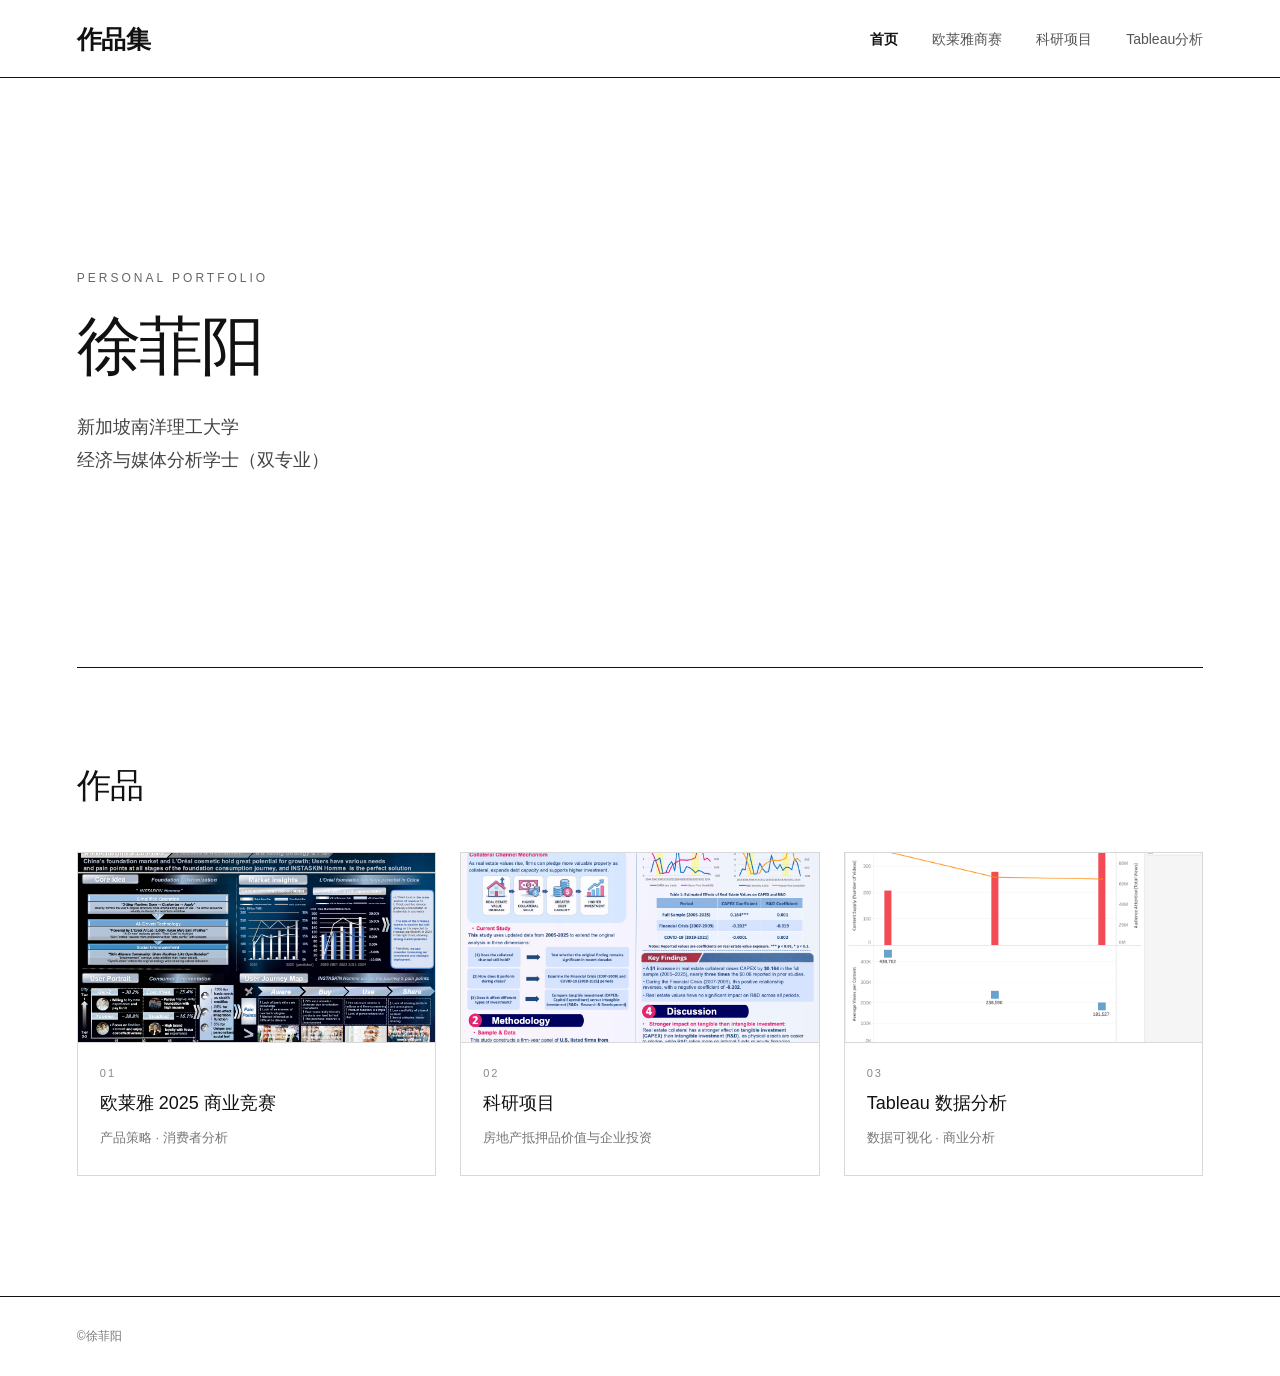
<file: index.html>
<!DOCTYPE html>
<html lang="zh-CN">

<head>
    <meta charset="UTF-8">
    <meta name="viewport" content="width=device-width, initial-scale=1.0">
    <meta name="robots" content="noindex, nofollow">
    <title>徐菲阳｜作品集</title>

    <link rel="stylesheet" href="styles.css">
</head>

<body>

<header>

    <h1>作品集</h1>

    <nav>
        <ul>
            <li>
                <a href="index.html" class="active">首页</a>
            </li>

            <li>
                <a href="loreal.html">欧莱雅商赛</a>
            </li>

            <li>
                <a href="research.html">科研项目</a>
            </li>

            <li>
                <a href="tableau.html">Tableau分析</a>
            </li>
        </ul>
    </nav>

</header>


<main>

    <!-- 首页介绍 -->

    <section class="hero">

        <div class="hero-text">

            <p class="small-title">
                PERSONAL PORTFOLIO
            </p>

            <h2>
                徐菲阳
            </h2>

            <p>
                新加坡南洋理工大学<br>
                经济与媒体分析学士（双专业）
            </p>

        </div>

    </section>



    <!-- 作品 -->

    <section class="works">

        <h2>作品</h2>

        <div class="work-grid">


            <!-- 欧莱雅 -->

            <a href="loreal.html" class="work-card">

                <img src="page1.png"
                     alt="欧莱雅商业竞赛">

                <div>

                    <p>01</p>

                    <h3>欧莱雅 2025 商业竞赛</h3>

                    <span>
                        产品策略 · 消费者分析
                    </span>

                </div>

            </a>


            <!-- 科研 -->

            <a href="research.html" class="work-card">

                <img src="poster.jpg"
                     alt="科研项目">

                <div>

                    <p>02</p>

                    <h3>科研项目</h3>

                    <span>
                        房地产抵押品价值与企业投资
                    </span>

                </div>

            </a>


            <!-- Tableau -->

            <a href="tableau.html" class="work-card">

                <img src="market-trend.png"
                 alt="Tableau 数据分析作品">

                <div>

                    <p>03</p>

                    <h3>Tableau 数据分析</h3>

                    <span>
                        数据可视化 · 商业分析
                    </span>

                </div>

            </a>


        </div>

    </section>

</main>


<footer>

    <p>©徐菲阳</p>


</footer>


</body>
</html>
</file>
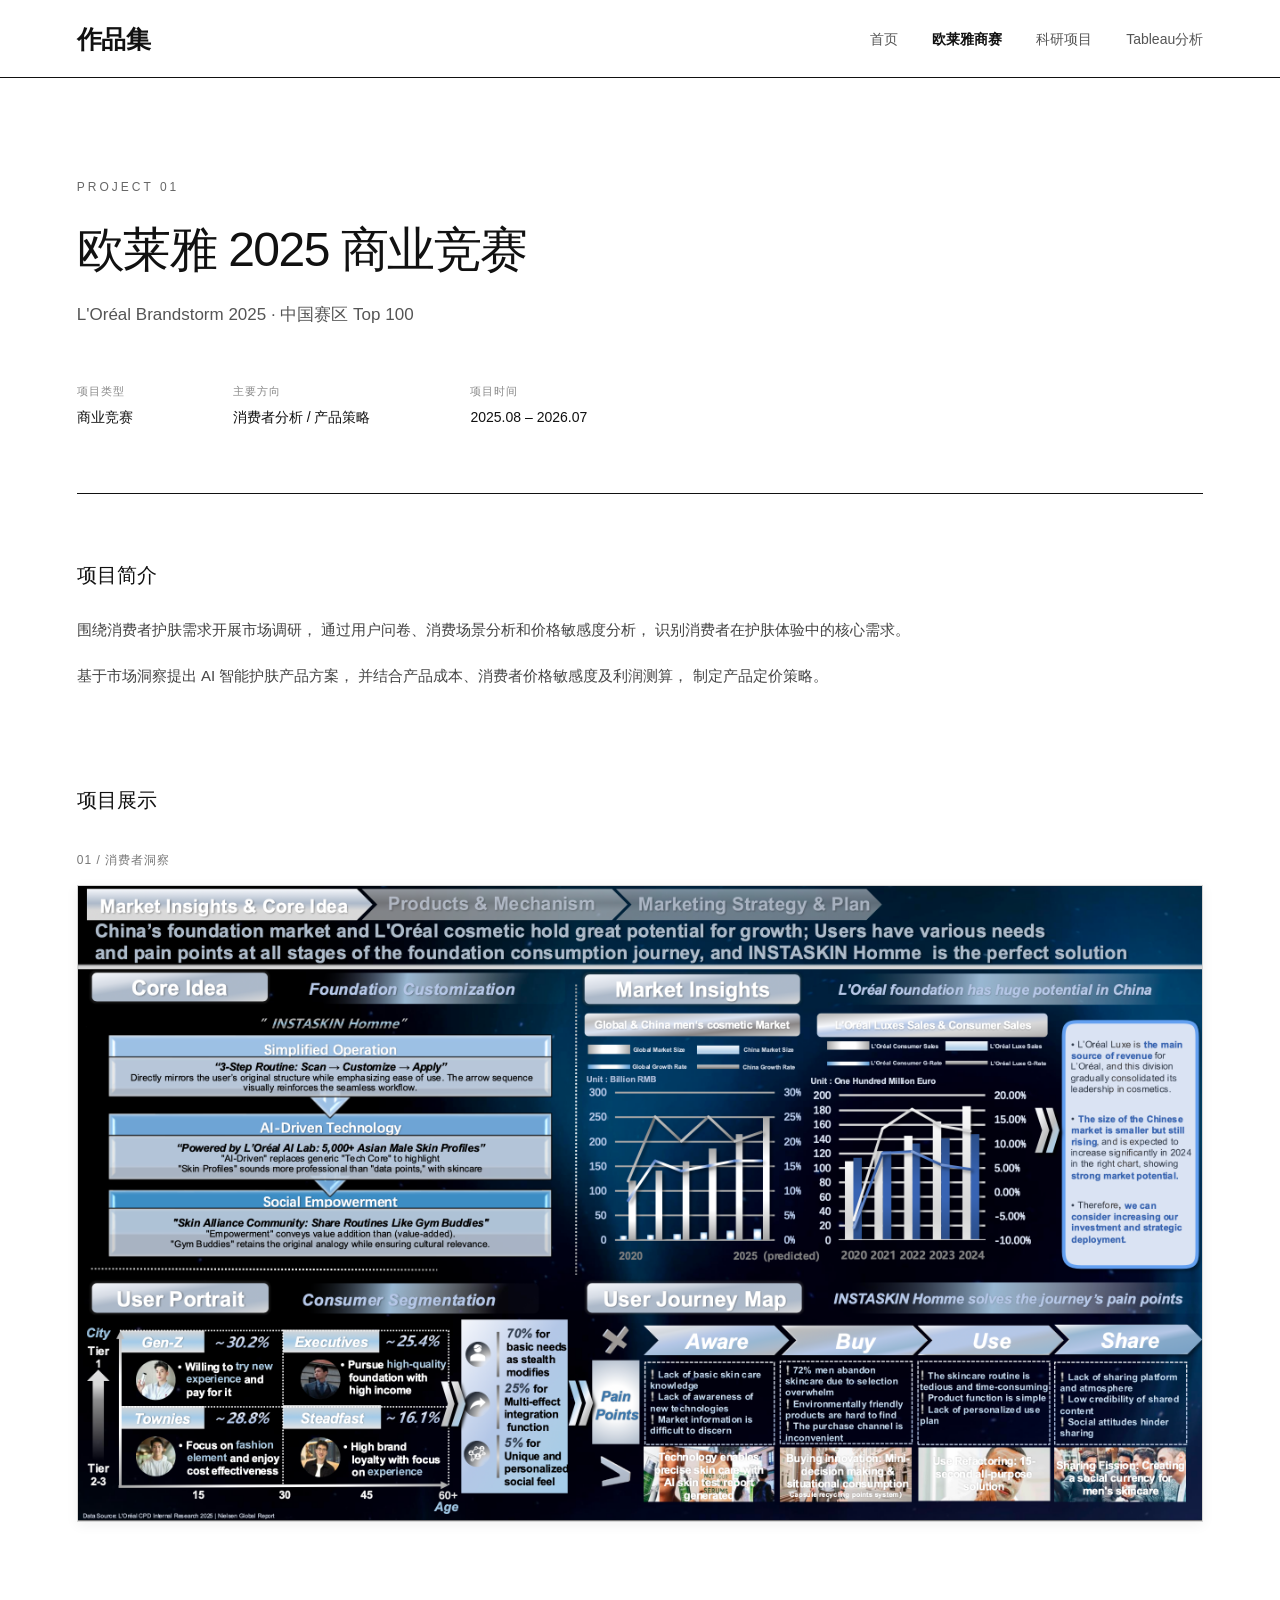
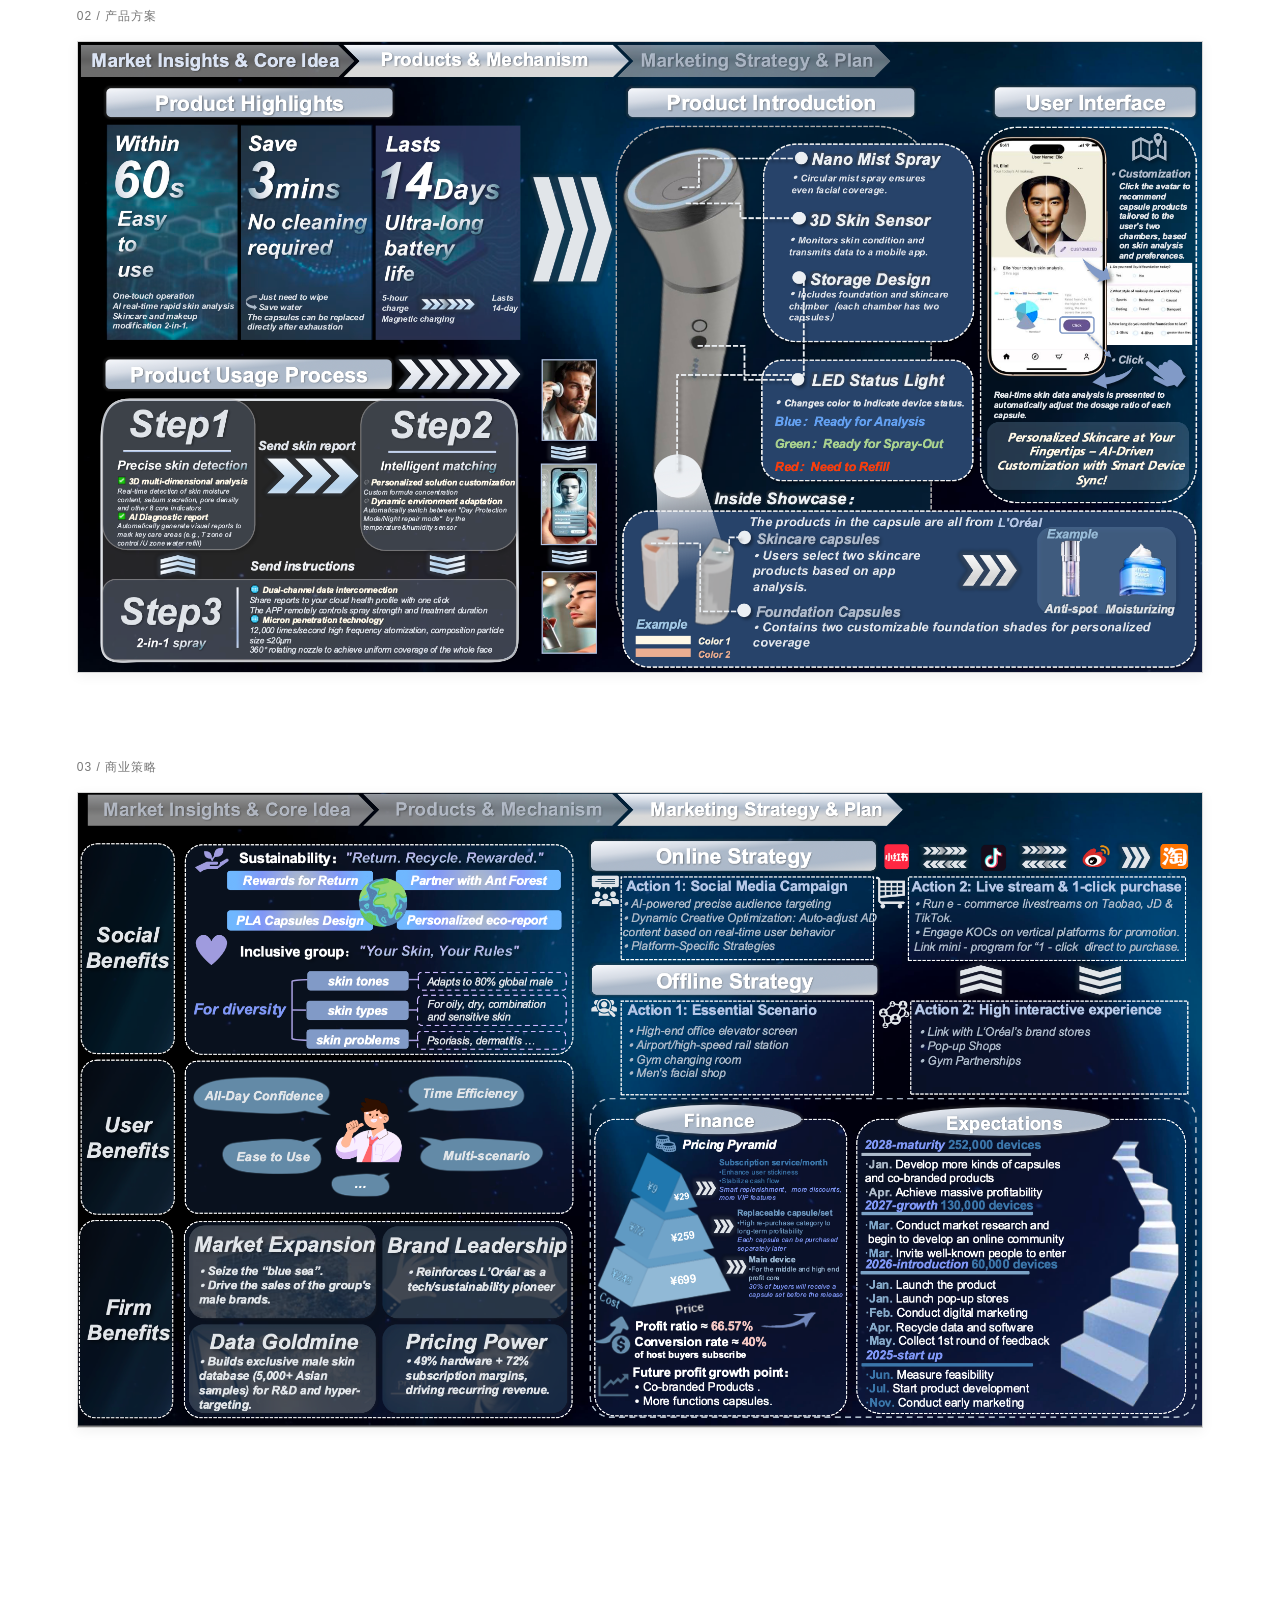
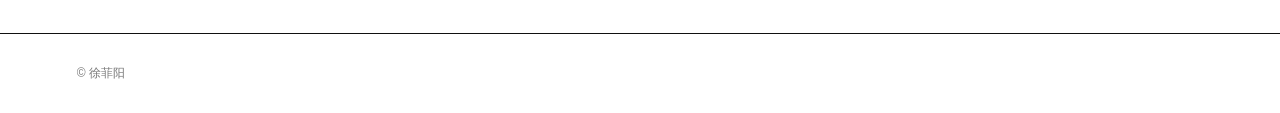
<file: loreal.html>
<!DOCTYPE html>
<html lang="zh-CN">

<head>

    <meta charset="UTF-8">

    <meta name="viewport"
          content="width=device-width, initial-scale=1.0">
    <meta name="robots" content="noindex, nofollow">
    <title>欧莱雅商业竞赛｜徐菲阳</title>

    <link rel="stylesheet" href="styles.css">

</head>


<body>


<header>

    <h1>作品集</h1>

    <nav>

        <ul>

            <li>
                <a href="index.html">首页</a>
            </li>

            <li>
                <a href="loreal.html"
                   class="active">
                    欧莱雅商赛
                </a>
            </li>

            <li>
                <a href="research.html">
                    科研项目
                </a>
            </li>

            <li>
                <a href="tableau.html">
                    Tableau分析
                </a>
            </li>

        </ul>

    </nav>

</header>



<main>


    <!-- 项目标题 -->

    <section class="project-intro">

        <p class="small-title">
            PROJECT 01
        </p>

        <h2>
            欧莱雅 2025 商业竞赛
        </h2>

        <p>
            L'Oréal Brandstorm 2025 · 中国赛区 Top 100
        </p>


        <div class="project-info">


            <div>

                <span>
                    项目类型
                </span>

                <strong>
                    商业竞赛
                </strong>

            </div>


            <div>

                <span>
                    主要方向
                </span>

                <strong>
                    消费者分析 / 产品策略
                </strong>

            </div>


            <div>

                <span>
                    项目时间
                </span>

                <strong>
                    2025.08 – 2026.07
                </strong>

            </div>


        </div>

    </section>



    <!-- 项目介绍 -->

    <section class="project-description">

        <h3>
            项目简介
        </h3>

        <p>
            围绕消费者护肤需求开展市场调研，
            通过用户问卷、消费场景分析和价格敏感度分析，
            识别消费者在护肤体验中的核心需求。
        </p>

        <p>
            基于市场洞察提出 AI 智能护肤产品方案，
            并结合产品成本、消费者价格敏感度及利润测算，
            制定产品定价策略。
        </p>

    </section>



    <!-- PPT -->

    <section class="presentation">

        <h3>
            项目展示
        </h3>


        <!-- 第一页 -->

        <div class="slide">

            <p>
                01 / 消费者洞察
            </p>

            <img src="page1.png"
                 alt="欧莱雅商业竞赛第一页">

        </div>



        <!-- 第二页 -->

        <div class="slide">

            <p>
                02 / 产品方案
            </p>

            <img src="page2.png"
                 alt="欧莱雅商业竞赛第二页">

        </div>



        <!-- 第三页 -->

        <div class="slide">

            <p>
                03 / 商业策略
            </p>

            <img src="page3.png"
                 alt="欧莱雅商业竞赛第三页">

        </div>


    </section>


</main>



<footer>

    <p>
        © 徐菲阳
    </p>

</footer>


</body>

</html>
</file>
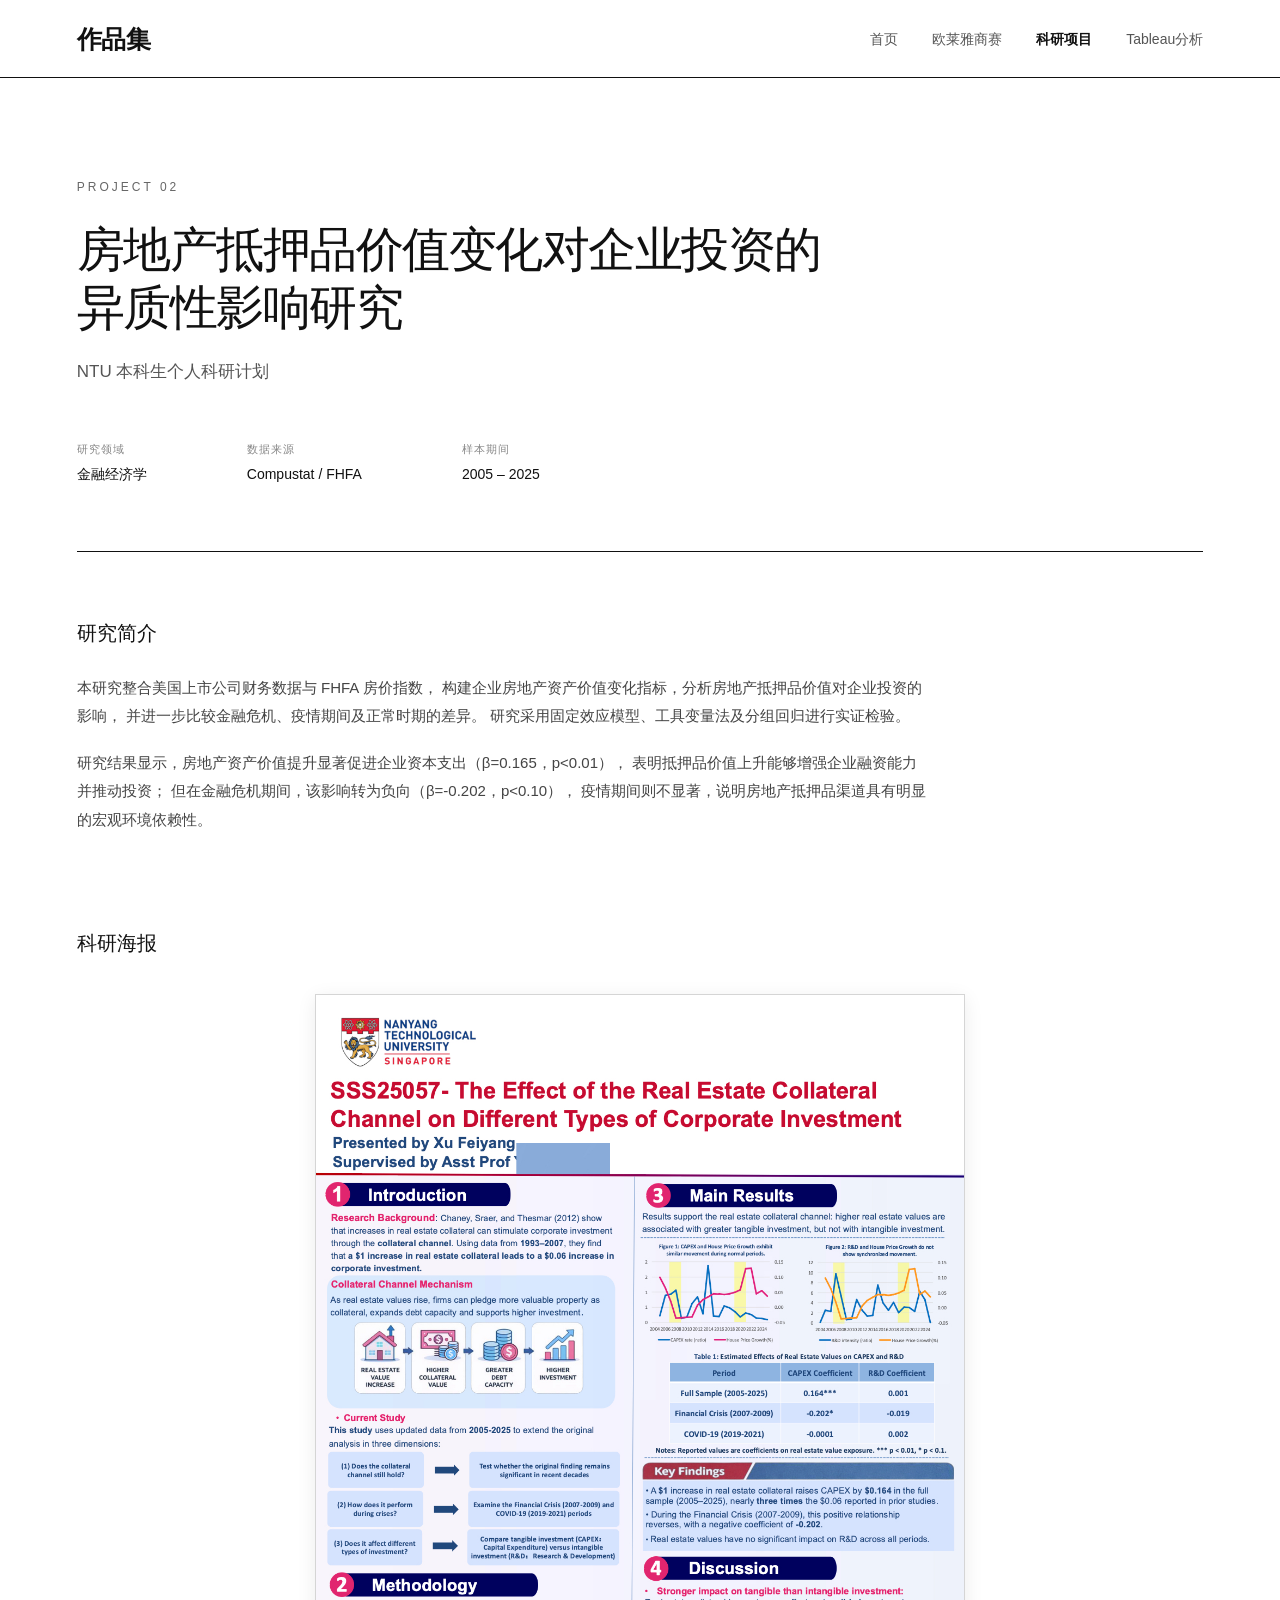
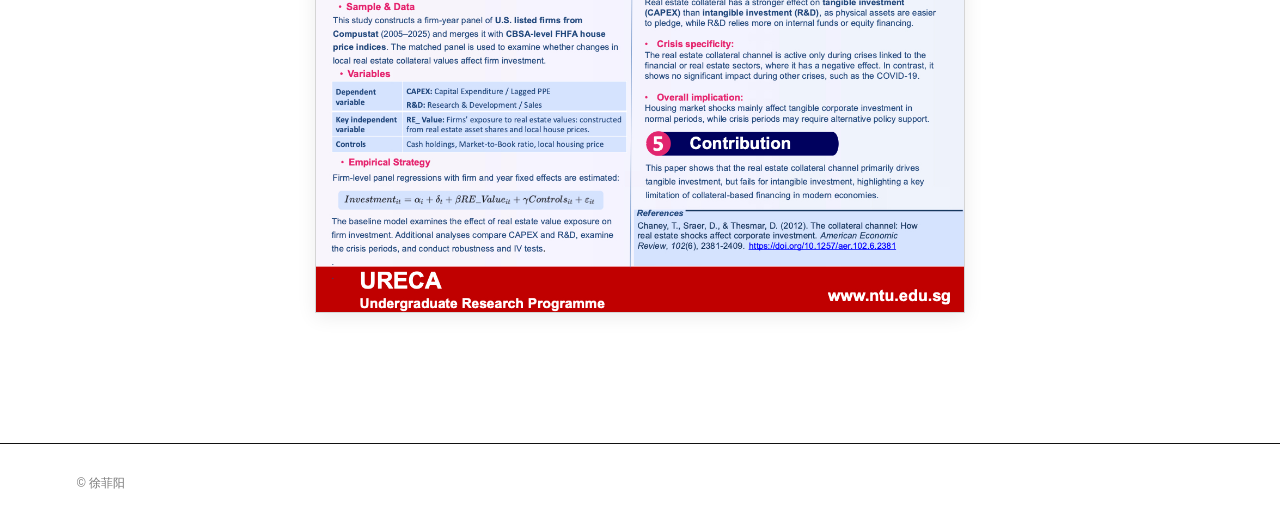
<file: research.html>
<!DOCTYPE html>
<html lang="zh-CN">

<head>

    <meta charset="UTF-8">

    <meta name="viewport"
          content="width=device-width, initial-scale=1.0">
    <meta name="robots" content="noindex, nofollow">
    <title>科研项目｜许飞扬</title>

    <link rel="stylesheet" href="styles.css">

</head>


<body>


<header>

    <h1>作品集</h1>


    <nav>

        <ul>

            <li>
                <a href="index.html">
                    首页
                </a>
            </li>

            <li>
                <a href="loreal.html">
                    欧莱雅商赛
                </a>
            </li>

            <li>
                <a href="research.html"
                   class="active">
                    科研项目
                </a>
            </li>

            <li>
                <a href="tableau.html">
                    Tableau分析
                </a>
            </li>

        </ul>

    </nav>

</header>



<main>


    <!-- 项目标题 -->

    <section class="project-intro">

        <p class="small-title">
            PROJECT 02
        </p>


        <h2>
            房地产抵押品价值变化对企业投资的<br>
            异质性影响研究
        </h2>


        <p>
            NTU 本科生个人科研计划
        </p>


        <div class="project-info">


            <div>

                <span>
                    研究领域
                </span>

                <strong>
                    金融经济学
                </strong>

            </div>


            <div>

                <span>
                    数据来源
                </span>

                <strong>
                    Compustat / FHFA
                </strong>

            </div>


            <div>

                <span>
                    样本期间
                </span>

                <strong>
                    2005 – 2025
                </strong>

            </div>


        </div>

    </section>



    <!-- 研究介绍 -->

    <section class="project-description">

        <h3>
            研究简介
        </h3>


        <p>
          本研究整合美国上市公司财务数据与 FHFA 房价指数，
          构建企业房地产资产价值变化指标，分析房地产抵押品价值对企业投资的影响，
          并进一步比较金融危机、疫情期间及正常时期的差异。
          研究采用固定效应模型、工具变量法及分组回归进行实证检验。
        </p>


       <p>

    研究结果显示，房地产资产价值提升显著促进企业资本支出（β=0.165，p<0.01），
    表明抵押品价值上升能够增强企业融资能力并推动投资；
    但在金融危机期间，该影响转为负向（β=-0.202，p<0.10），
    疫情期间则不显著，说明房地产抵押品渠道具有明显的宏观环境依赖性。
       
        </p>

    </section>



    <!-- Poster -->

    <section class="poster-section">

        <h3>
            科研海报
        </h3>


        <img src="poster.jpg"
             alt="科研项目 Poster"
             class="research-poster">

    </section>


</main>



<footer>

    <p>
        © 徐菲阳
    </p>

</footer>


</body>

</html>
</file>
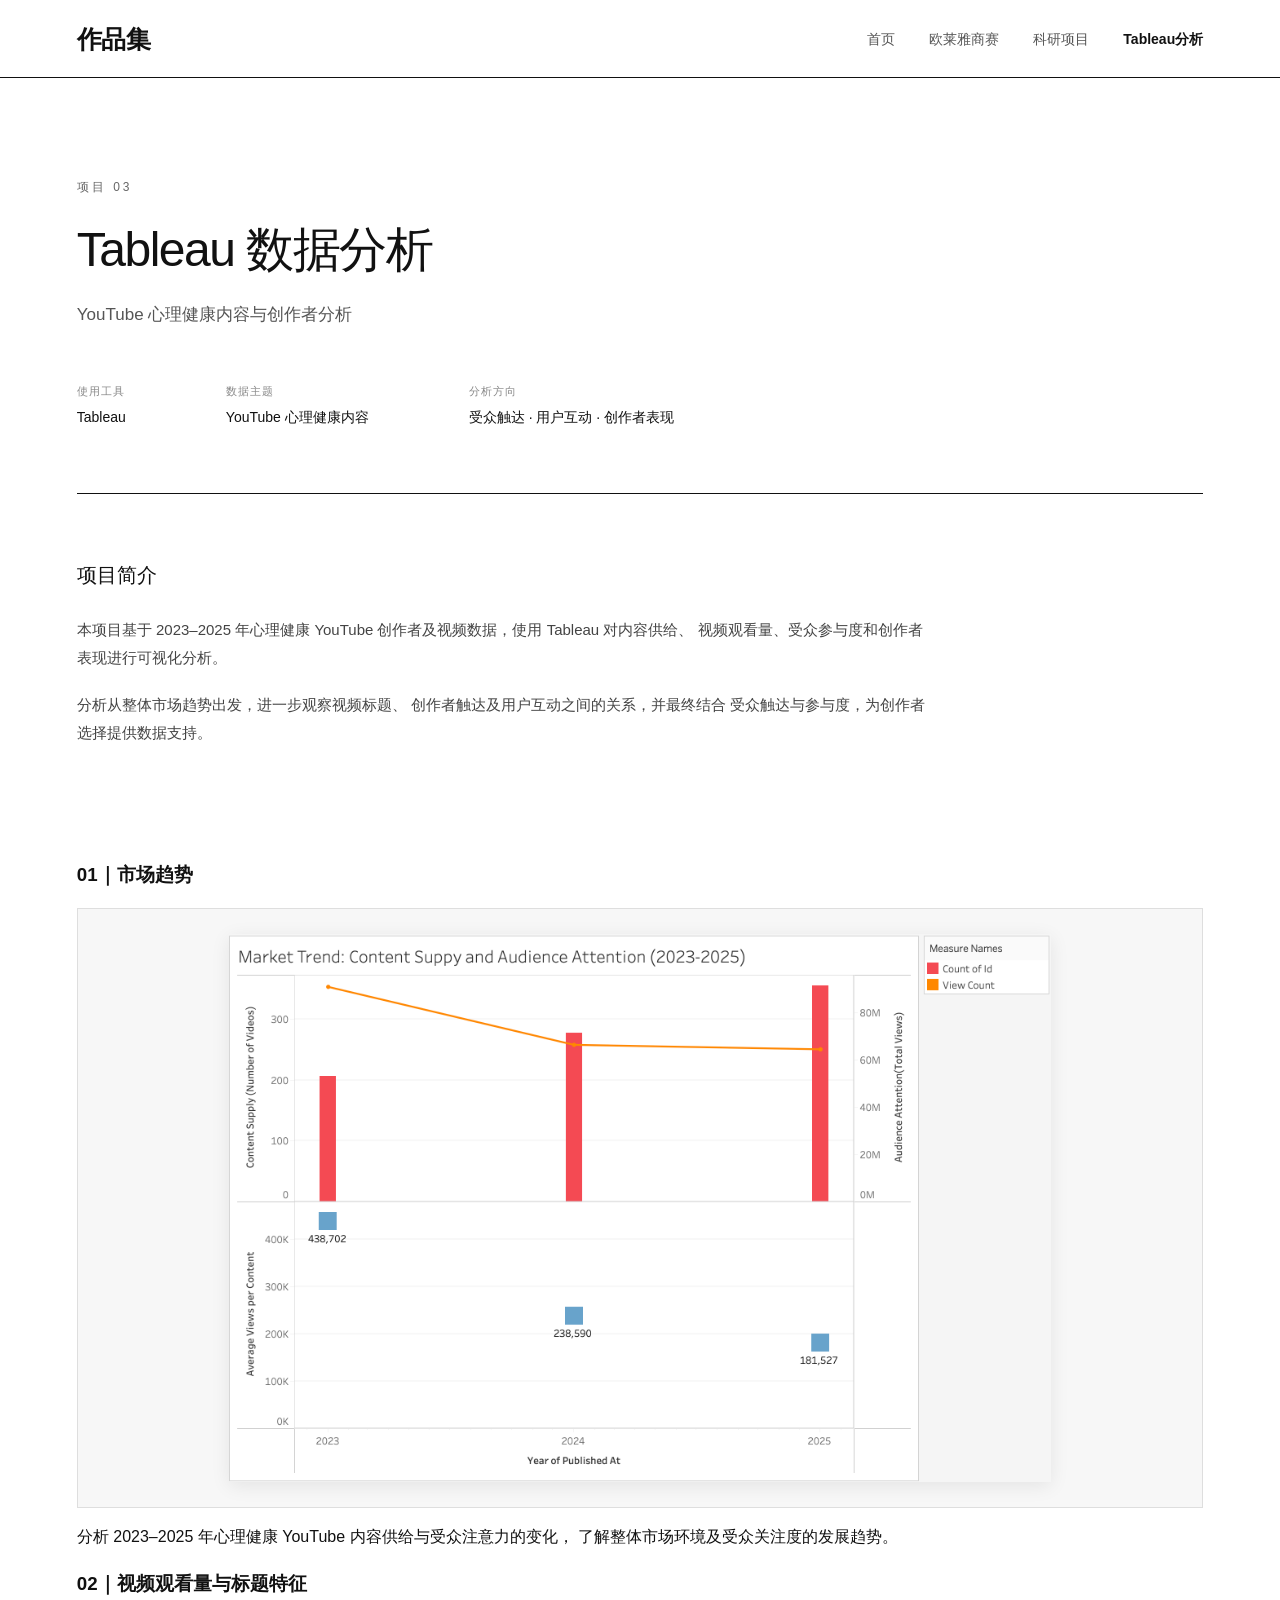
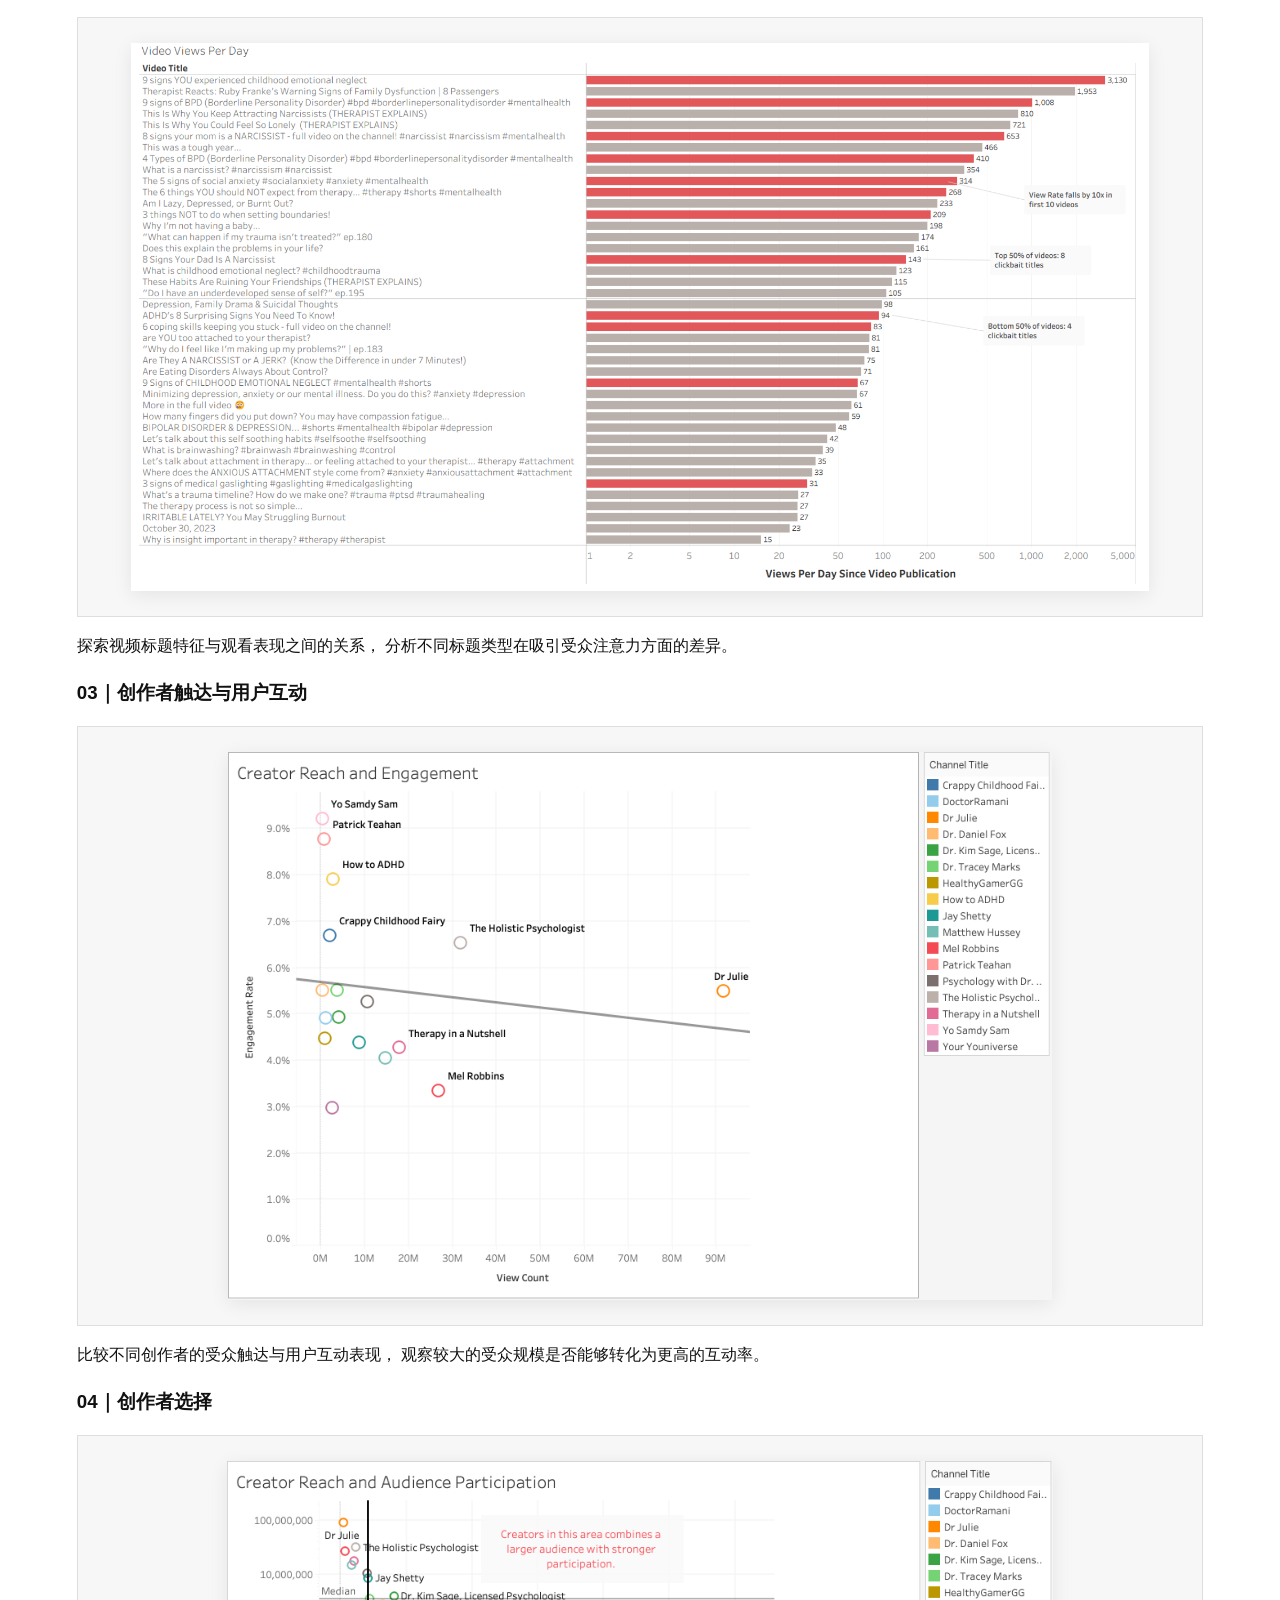
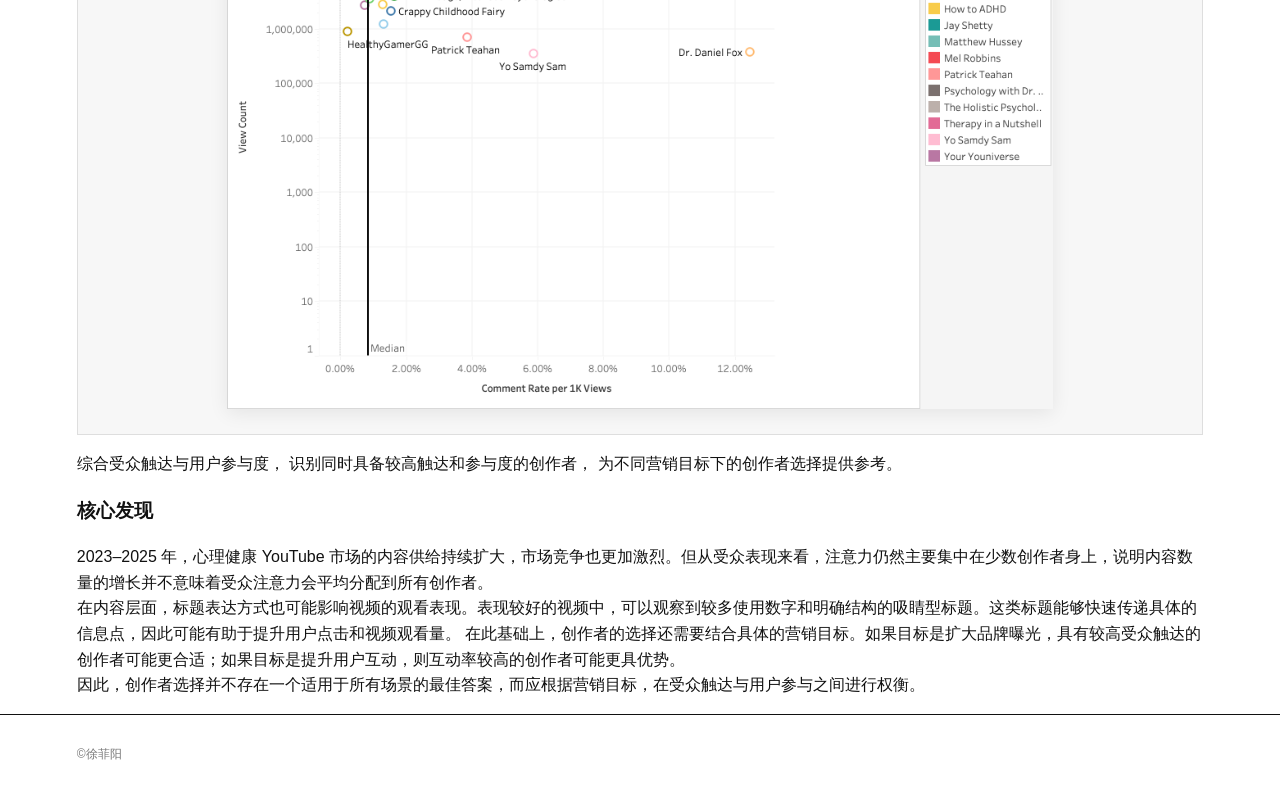
<file: tableau.html>
<!DOCTYPE html>
<html lang="zh-CN">

<head>

    <meta charset="UTF-8">

    <meta name="viewport"
          content="width=device-width, initial-scale=1.0">
    <meta name="robots" content="noindex, nofollow">
    <title>Tableau 数据分析｜徐菲阳</title>

    <link rel="stylesheet" href="styles.css">

</head>


<body>


<!-- =========================
     顶部导航
========================= -->

<header>

    <h1>作品集</h1>

    <nav>

        <ul>

            <li>
                <a href="index.html">
                    首页
                </a>
            </li>

            <li>
                <a href="loreal.html">
                    欧莱雅商赛
                </a>
            </li>

            <li>
                <a href="research.html">
                    科研项目
                </a>
            </li>

            <li>
                <a href="tableau.html"
                   class="active">
                    Tableau分析
                </a>
            </li>

        </ul>

    </nav>

</header>



<!-- =========================
     页面主体
========================= -->

<main>


    <!-- =========================
         项目介绍
    ========================= -->

    <section class="project-intro">

        <p class="small-title">
            项目 03
        </p>


        <h2>
            Tableau 数据分析
        </h2>


        <p>
            YouTube 心理健康内容与创作者分析
        </p>


        <div class="project-info">


            <div>

                <span>
                    使用工具
                </span>

                <strong>
                    Tableau
                </strong>

            </div>


            <div>

                <span>
                    数据主题
                </span>

                <strong>
                    YouTube 心理健康内容
                </strong>

            </div>


            <div>

                <span>
                    分析方向
                </span>

                <strong>
                    受众触达 · 用户互动 · 创作者表现
                </strong>

            </div>


        </div>

    </section>



    <!-- =========================
         项目简介
    ========================= -->

    <section class="project-description">

        <h3>
            项目简介
        </h3>


        <p>
            本项目基于 2023–2025 年心理健康 YouTube
            创作者及视频数据，使用 Tableau 对内容供给、
            视频观看量、受众参与度和创作者表现进行可视化分析。
        </p>


        <p>
            分析从整体市场趋势出发，进一步观察视频标题、
            创作者触达及用户互动之间的关系，并最终结合
            受众触达与参与度，为创作者选择提供数据支持。
        </p>

    </section>



    <!-- =========================
         01
    ========================= -->

    <section class="tableau-project">


        <div class="tableau-heading">

            <h3>
                01｜市场趋势
            </h3>

        </div>


        <div class="tableau-image">

            <img
                src="market-trend.png"
                alt="市场趋势：内容供给与受众注意力">

        </div>


        <div class="tableau-caption">

            <p>
                分析 2023–2025 年心理健康 YouTube
                内容供给与受众注意力的变化，
                了解整体市场环境及受众关注度的发展趋势。
            </p>

        </div>


    </section>



    <!-- =========================
         02
    ========================= -->

    <section class="tableau-project">


        <div class="tableau-heading">

            <h3>
                02｜视频观看量与标题特征
            </h3>

        </div>


        <div class="tableau-image">

            <img
                src="video-views.png"
                alt="视频观看量与标题特征">

        </div>


        <div class="tableau-caption">

            <p>
                探索视频标题特征与观看表现之间的关系，
                分析不同标题类型在吸引受众注意力方面的差异。
            </p>

        </div>


    </section>



    <!-- =========================
         03
    ========================= -->

    <section class="tableau-project">


        <div class="tableau-heading">


            <h3>
                03｜创作者触达与用户互动
            </h3>

        </div>


        <div class="tableau-image">

            <img
                src="creator-engagement.png"
                alt="创作者触达与用户互动">

        </div>


        <div class="tableau-caption">

            <p>
                比较不同创作者的受众触达与用户互动表现，
                观察较大的受众规模是否能够转化为更高的互动率。
            </p>

        </div>


    </section>



    <!-- =========================
         04
    ========================= -->

    <section class="tableau-project">


        <div class="tableau-heading">

            <h3>
                04｜创作者选择
            </h3>

        </div>


        <div class="tableau-image">

            <img
                src="creator-selection.png"
                alt="创作者选择：受众触达与用户参与度">

        </div>


        <div class="tableau-caption">

            <p>
                综合受众触达与用户参与度，
                识别同时具备较高触达和参与度的创作者，
                为不同营销目标下的创作者选择提供参考。
            </p>

        </div>


    </section>



    <!-- =========================
         核心发现
    ========================= -->

    <section class="tableau-takeaway">

        <h3>
            核心发现
        </h3>



        <p>
2023–2025 年，心理健康 YouTube 市场的内容供给持续扩大，市场竞争也更加激烈。但从受众表现来看，注意力仍然主要集中在少数创作者身上，说明内容数量的增长并不意味着受众注意力会平均分配到所有创作者。<br>

在内容层面，标题表达方式也可能影响视频的观看表现。表现较好的视频中，可以观察到较多使用数字和明确结构的吸睛型标题。这类标题能够快速传递具体的信息点，因此可能有助于提升用户点击和视频观看量。

在此基础上，创作者的选择还需要结合具体的营销目标。如果目标是扩大品牌曝光，具有较高受众触达的创作者可能更合适；如果目标是提升用户互动，则互动率较高的创作者可能更具优势。<br>

因此，创作者选择并不存在一个适用于所有场景的最佳答案，而应根据营销目标，在受众触达与用户参与之间进行权衡。
        </p>

    </section>


</main>



<!-- =========================
     页脚
========================= -->

<footer>

    <p>
        ©徐菲阳
    </p>

</footer>


</body>

</html>
</file>
<file: styles.css>
/* =====================================================
   基础设置
===================================================== */

* {
    box-sizing: border-box;
}

html {
    scroll-behavior: smooth;
}

body {
    margin: 0;
    padding: 0;

    font-family:
        Arial,
        "Helvetica Neue",
        Helvetica,
        sans-serif;

    color: #111;
    background: #fff;

    line-height: 1.6;
}


/* =====================================================
   顶部导航
===================================================== */

header {
    height: 78px;

    padding: 0 6%;

    display: flex;
    align-items: center;
    justify-content: space-between;

    border-bottom: 1px solid #111;

    background: #fff;

    position: sticky;
    top: 0;

    z-index: 100;
}


/* 左上角：作品集 */

header h1 {
    margin: 0;

    font-size: 25px;
    font-weight: 600;

    letter-spacing: -0.5px;
}


/* 导航 */

nav ul {
    list-style: none;

    display: flex;
    align-items: center;

    gap: 34px;

    margin: 0;
    padding: 0;
}

nav li {
    margin: 0;
    padding: 0;
}

nav a {
    text-decoration: none;

    color: #555;

    font-size: 14px;
    font-weight: 400;

    transition: 0.2s;
}

nav a:hover {
    color: #111;
}


/* 当前页面 */

nav a.active {
    color: #111;

    font-weight: 600;
}


/* =====================================================
   页面主体
===================================================== */

main {
    width: 88%;
    max-width: 1280px;

    margin: 0 auto;
}


/* =====================================================
   首页 Hero
===================================================== */

.hero {
    min-height: 590px;

    display: flex;
    align-items: center;

    border-bottom: 1px solid #111;
}

.hero-text {
    max-width: 900px;
}


/* 小标题 */

.small-title {
    margin: 0 0 24px;

    font-size: 12px;

    letter-spacing: 3px;

    color: #666;

    font-weight: 500;
}


/* 首页大标题 */

.hero h2 {
    margin: 0 0 30px;

    font-size: 64px;

    line-height: 1.08;

    font-weight: 500;

    letter-spacing: -2px;
}


/* 首页介绍 */

.hero p:not(.small-title) {
    margin: 0;

    font-size: 18px;

    line-height: 1.8;

    color: #444;
}


/* =====================================================
   关于我
===================================================== */

.about {
    padding: 90px 0;

    max-width: 850px;

    border-bottom: 1px solid #111;
}

.about h2 {
    margin: 0 0 30px;

    font-size: 34px;

    font-weight: 500;

    letter-spacing: -1px;
}

.about p {
    margin: 0 0 18px;

    font-size: 16px;

    line-height: 1.9;

    color: #444;
}


/* =====================================================
   作品首页
===================================================== */

.works {
    padding: 90px 0 120px;
}

.works h2 {
    margin: 0 0 40px;

    font-size: 34px;

    font-weight: 500;

    letter-spacing: -1px;
}


/* 三个作品 */

.work-grid {
    display: grid;

    grid-template-columns: repeat(3, 1fr);

    gap: 24px;
}


/* 作品卡片 */

.work-card {
    display: block;

    text-decoration: none;

    color: #111;

    border: 1px solid #d8d8d8;

    background: #fff;

    transition:
        transform 0.25s ease,
        border-color 0.25s ease;
}

.work-card:hover {
    transform: translateY(-5px);

    border-color: #111;
}


/* 卡片图片 */

.work-card img {
    display: block;

    width: 100%;

    height: 190px;

    object-fit: cover;

    border-bottom: 1px solid #d8d8d8;
}


/* 卡片内容 */

.work-card div {
    padding: 22px 22px 25px;
}

.work-card div p {
    margin: 0 0 8px;

    font-size: 11px;

    letter-spacing: 2px;

    color: #888;
}

.work-card h3 {
    margin: 0 0 8px;

    font-size: 18px;

    line-height: 1.4;

    font-weight: 500;
}

.work-card span {
    font-size: 13px;

    color: #777;
}


/* Tableau 还没有图片时的占位 */

.tableau-placeholder {
    width: 100%;
    height: 190px;

    display: flex;
    align-items: center;
    justify-content: center;

    border-bottom: 1px solid #d8d8d8;

    background: #f7f7f7;

    font-size: 24px;

    letter-spacing: 2px;

    color: #777;
}


/* =====================================================
   项目页面顶部
===================================================== */

.project-intro {
    padding: 100px 0 65px;

    border-bottom: 1px solid #111;
}


/* 项目标题 */

.project-intro h2 {
    margin: 0 0 22px;

    font-size: 48px;

    line-height: 1.2;

    font-weight: 500;

    letter-spacing: -1.5px;
}


/* 项目副标题 */

.project-intro > p:not(.small-title) {
    margin: 0;

    font-size: 17px;

    color: #555;
}


/* =====================================================
   项目信息
===================================================== */

.project-info {
    margin-top: 55px;

    display: flex;

    gap: 100px;
}

.project-info div {
    display: flex;

    flex-direction: column;

    gap: 5px;
}

.project-info span {
    font-size: 11px;

    color: #888;

    letter-spacing: 1px;
}

.project-info strong {
    font-size: 14px;

    font-weight: 500;

    color: #111;
}


/* =====================================================
   项目简介
===================================================== */

.project-description {
    max-width: 850px;

    padding: 65px 0 75px;
}

.project-description h3 {
    margin: 0 0 25px;

    font-size: 20px;

    font-weight: 500;
}

.project-description p {
    margin: 0 0 18px;

    font-size: 15px;

    line-height: 1.9;

    color: #444;
}


/* =====================================================
   PPT 展示
===================================================== */

.presentation {
    padding-bottom: 120px;
}

.presentation h3 {
    margin: 0 0 35px;

    font-size: 20px;

    font-weight: 500;
}


/* 每一页 PPT */

.slide {
    margin-bottom: 85px;
}


/* PPT 页码 */

.slide p {
    margin: 0 0 15px;

    font-size: 12px;

    letter-spacing: 1px;

    color: #777;
}


/* PPT 图片 */

.slide img {
    display: block;

    width: 100%;

    height: auto;

    border: 1px solid #d5d5d5;

    background: #fff;

    box-shadow:
        0 3px 12px rgba(0, 0, 0, 0.06);
}


/* =====================================================
   科研 Poster
===================================================== */

.poster-section {
    padding-bottom: 130px;
}

.poster-section h3 {
    margin: 0 0 35px;

    font-size: 20px;

    font-weight: 500;
}


/* Poster */

.research-poster {
    display: block;

    width: 650px;

    max-width: 100%;

    height: auto;

    margin: 0 auto;

    border: 1px solid #d5d5d5;

    background: #fff;

    box-shadow:
        0 4px 18px rgba(0, 0, 0, 0.08);
}


/* =====================================================
   Tableau 页面
===================================================== */

/* =====================================================
   Tableau 图片展示
===================================================== */

.tableau-image {
    width: 100%;

    height: 600px;

    padding: 25px;

    display: flex;

    align-items: center;
    justify-content: center;

    background: #f7f7f7;

    border: 1px solid #dedede;
}


.tableau-image img {
    display: block;

    max-width: 100%;
    max-height: 100%;

    width: auto;
    height: auto;

    object-fit: contain;

    background: #fff;

    box-shadow:
        0 4px 18px rgba(0, 0, 0, 0.08);
}


/* =====================================================
   Footer
===================================================== */

footer {
    border-top: 1px solid #111;

    padding: 30px 6%;

    display: flex;

    align-items: center;

    justify-content: space-between;

    color: #777;

    font-size: 12px;
}

footer p {
    margin: 0;
}


/* =====================================================
   手机 / 小屏幕
===================================================== */

@media (max-width: 900px) {

    header {
        height: auto;

        padding: 22px 5%;

        flex-direction: column;

        gap: 18px;
    }


    nav ul {
        gap: 18px;

        flex-wrap: wrap;

        justify-content: center;
    }


    main {
        width: 90%;
    }


    .hero {
        min-height: 500px;
    }


    .hero h2 {
        font-size: 48px;

        letter-spacing: -1px;
    }


    .work-grid {
        grid-template-columns: 1fr;
    }


    .project-intro h2 {
        font-size: 38px;
    }


    .project-info {
        gap: 30px;

        flex-wrap: wrap;
    }


    .research-poster {
        width: 90%;
    }

}


/* =====================================================
   更小的手机
===================================================== */

@media (max-width: 600px) {

    header h1 {
        font-size: 22px;
    }


    nav a {
        font-size: 13px;
    }


    .hero h2 {
        font-size: 38px;
    }


    .hero {
        min-height: 450px;
    }


    .about,
    .works {
        padding: 65px 0;
    }


    .project-intro {
        padding: 70px 0 50px;
    }


    .project-intro h2 {
        font-size: 32px;
    }


    .project-info {
        flex-direction: column;

        gap: 20px;

        margin-top: 40px;
    }


    .slide {
        margin-bottom: 60px;
    }


    .research-poster {
        width: 100%;
    }


    footer {
        flex-direction: column;

        align-items: flex-start;

        gap: 8px;
    }

}
</file>
